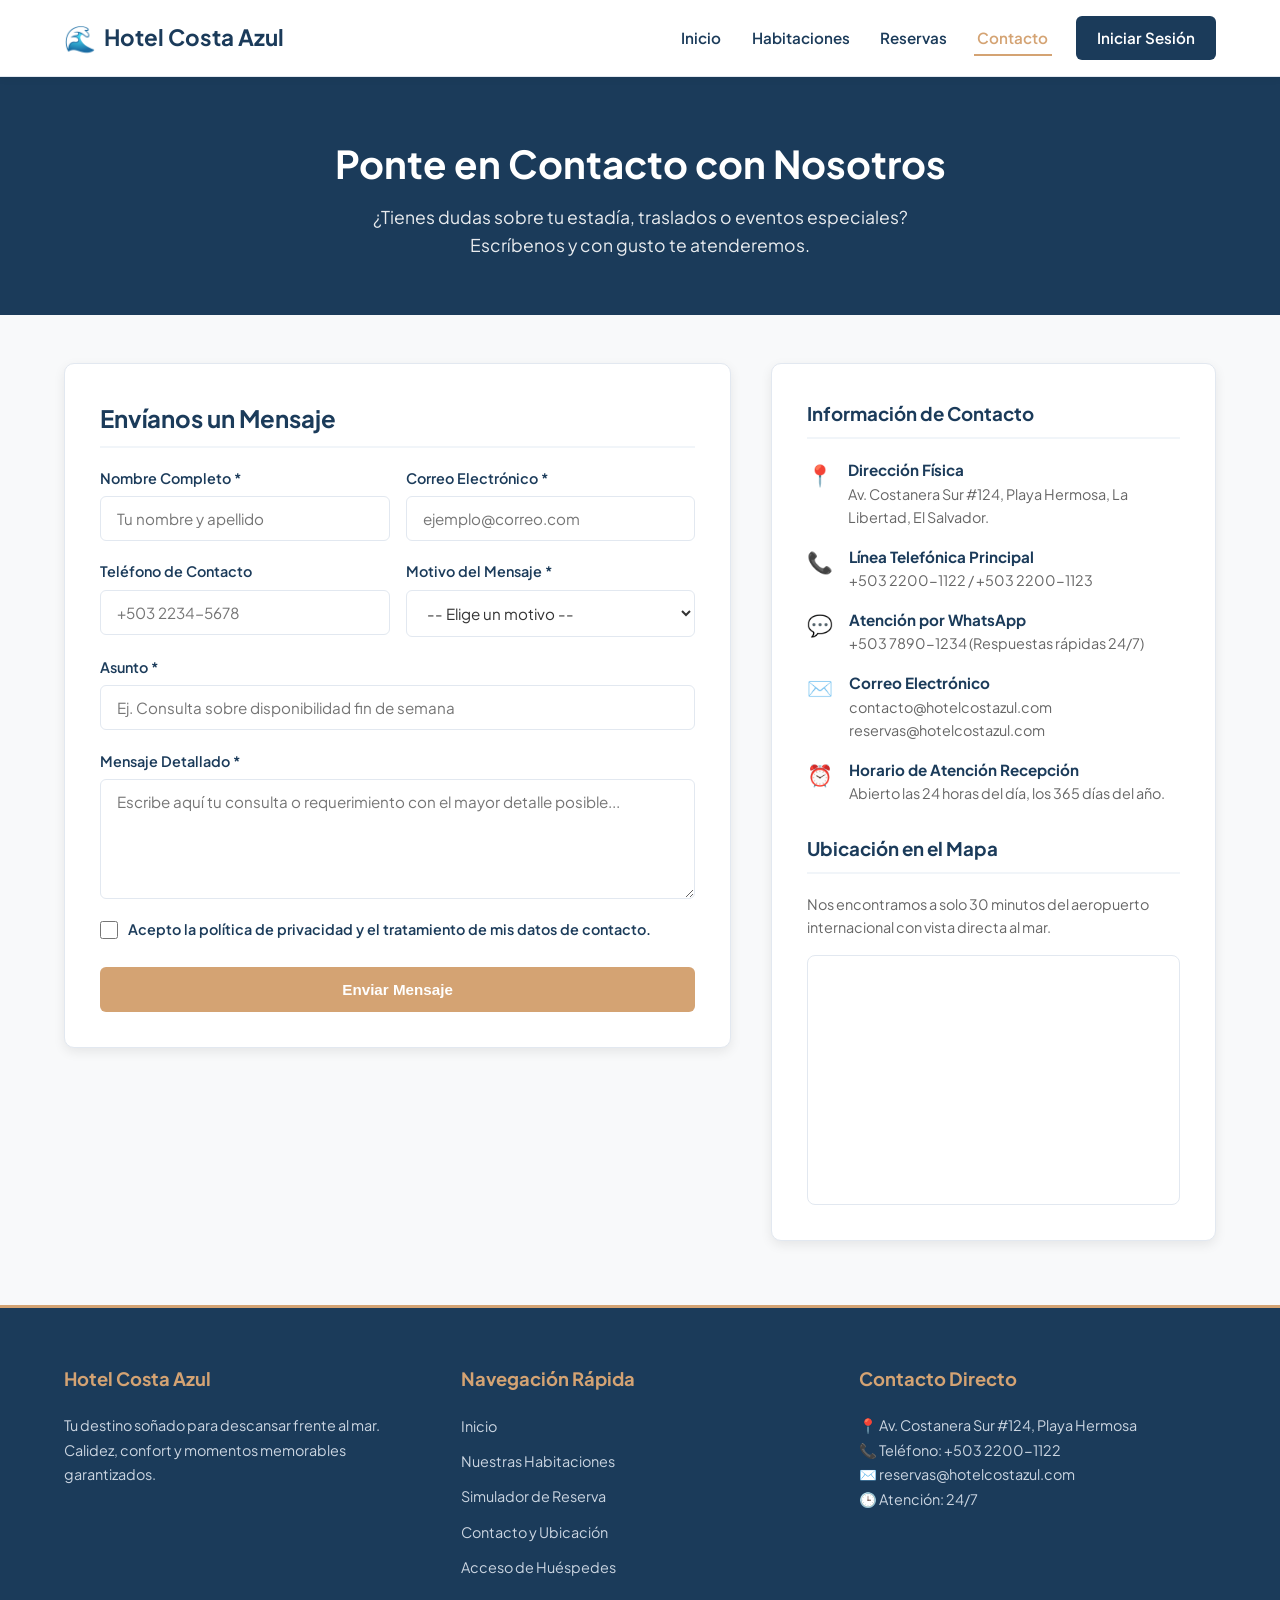
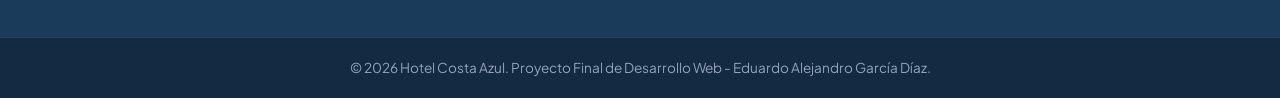
<file: contacto.html>
<!DOCTYPE html>
<html lang="es">

<head>
    <meta charset="UTF-8">
    <meta name="viewport" content="width=device-width, initial-scale=1.0">
    <title>Hotel Costa Azul | Contacto y Ubicación</title>
    <!-- Google Fonts -->
    <link rel="preconnect" href="https://fonts.googleapis.com">
    <link rel="preconnect" href="https://fonts.gstatic.com" crossorigin>
    <link href="https://fonts.googleapis.com/css2?family=Plus+Jakarta+Sans:wght@400;600;700&display=swap" rel="stylesheet">
    <!-- Hoja de estilos externa -->
    <link rel="stylesheet" href="style.css">
</head>

<body>

    <!-- 1. ENCABEZADO Y NAVEGACIÓN -->
    <header class="site-header">
        <nav class="nav-container container">
            <a href="index.html" class="brand-logo">
                <span class="logo-icon">🌊</span>
                <span>Hotel Costa Azul</span>
            </a>

            <!-- Menú de navegación: 'Contacto' tiene la clase active -->
            <ul class="nav-menu">
                <li><a href="index.html" class="nav-link">Inicio</a></li>
                <li><a href="habitaciones.html" class="nav-link">Habitaciones</a></li>
                <li><a href="reservas.html" class="nav-link">Reservas</a></li>
                <li><a href="contacto.html" class="nav-link active">Contacto</a></li>
                <li><a href="login.html" class="btn btn-login">Iniciar Sesión</a></li>
            </ul>
        </nav>
    </header>

    <main>
        <!-- 2. ENCABEZADO DE PÁGINA -->
        <section class="page-header">
            <div class="container">
                <h1>Ponte en Contacto con Nosotros</h1>
                <p>¿Tienes dudas sobre tu estadía, traslados o eventos especiales? Escríbenos y con gusto te atenderemos.</p>
            </div>
        </section>

        <!-- 3. SECCIÓN DE CONTACTO: FORMULARIO Y DATOS (LAYOUT EN 2 COLUMNAS) -->
        <section class="container two-columns-layout">
            
            <!-- Columna Izquierda: Formulario de Contacto -->
            <article class="form-panel">
                <h2>Envíanos un Mensaje</h2>
                
                <form action="contacto.html" method="get">
                    <div class="form-row">
                        <div class="form-group">
                            <label for="contact-name">Nombre Completo *</label>
                            <input type="text" id="contact-name" name="name" class="form-input" placeholder="Tu nombre y apellido" required>
                        </div>

                        <div class="form-group">
                            <label for="contact-email">Correo Electrónico *</label>
                            <input type="email" id="contact-email" name="email" class="form-input" placeholder="ejemplo@correo.com" required>
                        </div>
                    </div>

                    <div class="form-row">
                        <div class="form-group">
                            <label for="contact-phone">Teléfono de Contacto</label>
                            <input type="tel" id="contact-phone" name="phone" class="form-input" placeholder="+503 2234-5678">
                        </div>

                        <div class="form-group">
                            <label for="contact-topic">Motivo del Mensaje *</label>
                            <select id="contact-topic" name="topic" class="form-select" required>
                                <option value="" disabled selected>-- Elige un motivo --</option>
                                <option value="reserva">Consulta sobre una Reserva</option>
                                <option value="eventos">Bodas y Eventos Corporativos</option>
                                <option value="transporte">Servicio de Transporte / Traslado</option>
                                <option value="facturacion">Facturación y Pagos</option>
                                <option value="otro">Otras Consultas</option>
                            </select>
                        </div>
                    </div>

                    <div class="form-group">
                        <label for="contact-subject">Asunto *</label>
                        <input type="text" id="contact-subject" name="subject" class="form-input" placeholder="Ej. Consulta sobre disponibilidad fin de semana" required>
                    </div>

                    <div class="form-group">
                        <label for="contact-message">Mensaje Detallado *</label>
                        <textarea id="contact-message" name="message" class="form-textarea" placeholder="Escribe aquí tu consulta o requerimiento con el mayor detalle posible..." required></textarea>
                    </div>

                    <div class="form-group">
                        <label class="checkbox-group">
                            <input type="checkbox" name="terms" required>
                            <span>Acepto la política de privacidad y el tratamiento de mis datos de contacto.</span>
                        </label>
                    </div>

                    <button type="submit" class="btn btn-primary btn-block">Enviar Mensaje</button>
                </form>
            </article>

            <!-- Columna Derecha: Información de Contacto y Mapa Interactivo -->
            <aside class="info-panel">
                <h3>Información de Contacto</h3>
                
                <div class="contact-list">
                    <div class="contact-item">
                        <span class="contact-icon">📍</span>
                        <div>
                            <h4>Dirección Física</h4>
                            <p>Av. Costanera Sur #124, Playa Hermosa, La Libertad, El Salvador.</p>
                        </div>
                    </div>

                    <div class="contact-item">
                        <span class="contact-icon">📞</span>
                        <div>
                            <h4>Línea Telefónica Principal</h4>
                            <p>+503 2200-1122 / +503 2200-1123</p>
                        </div>
                    </div>

                    <div class="contact-item">
                        <span class="contact-icon">💬</span>
                        <div>
                            <h4>Atención por WhatsApp</h4>
                            <p>+503 7890-1234 (Respuestas rápidas 24/7)</p>
                        </div>
                    </div>

                    <div class="contact-item">
                        <span class="contact-icon">✉️</span>
                        <div>
                            <h4>Correo Electrónico</h4>
                            <p>contacto@hotelcostazul.com</p>
                            <p>reservas@hotelcostazul.com</p>
                        </div>
                    </div>

                    <div class="contact-item">
                        <span class="contact-icon">⏰</span>
                        <div>
                            <h4>Horario de Atención Recepción</h4>
                            <p>Abierto las 24 horas del día, los 365 días del año.</p>
                        </div>
                    </div>
                </div>

                <h3>Ubicación en el Mapa</h3>
                <p class="help-desc">Nos encontramos a solo 30 minutos del aeropuerto internacional con vista directa al mar.</p>
                
                <!-- Mapa Interactivo de Google Maps (iframe) -->
                <div class="map-container">
                    <iframe 
                        title="Mapa de Ubicación Hotel Costa Azul"
                        src="https://www.google.com/maps/embed?pb=!1m18!1m12!1m3!1d15516.327591603598!2d-89.36214565!3d13.49123085!2m3!1f0!2f0!3f0!3m2!1i1024!2i768!4f13.1!3m3!1m2!1s0x8f632fd05510cf0b%3A0xe54e60b2ebce48be!2sPlaya%20El%20Tunco!5e0!3m2!1ses!2ssv!4v1700000000000!5m2!1ses!2ssv" 
                        allowfullscreen="" 
                        loading="lazy" 
                        referrerpolicy="no-referrer-when-downgrade">
                    </iframe>
                </div>
            </aside>

        </section>
    </main>

    <!-- 4. PIE DE PÁGINA -->
    <footer class="site-footer">
        <div class="container footer-grid">
            <section class="footer-col">
                <h3>Hotel Costa Azul</h3>
                <p>Tu destino soñado para descansar frente al mar. Calidez, confort y momentos memorables garantizados.</p>
            </section>

            <nav class="footer-col" aria-label="Enlaces rápidos">
                <h3>Navegación Rápida</h3>
                <ul>
                    <li><a href="index.html">Inicio</a></li>
                    <li><a href="habitaciones.html">Nuestras Habitaciones</a></li>
                    <li><a href="reservas.html">Simulador de Reserva</a></li>
                    <li><a href="contacto.html">Contacto y Ubicación</a></li>
                    <li><a href="login.html">Acceso de Huéspedes</a></li>
                </ul>
            </nav>

            <aside class="footer-col">
                <h3>Contacto Directo</h3>
                <p>📍 Av. Costanera Sur #124, Playa Hermosa</p>
                <p>📞 Teléfono: +503 2200-1122</p>
                <p>✉️ reservas@hotelcostazul.com</p>
                <p>🕒 Atención: 24/7</p>
            </aside>
        </div>

        <div class="footer-bottom">
            <div class="container">
                <p>&copy; 2026 Hotel Costa Azul. Proyecto Final de Desarrollo Web - Eduardo Alejandro García Díaz.</p>
            </div>
        </div>
    </footer>

</body>

</html>
</file>
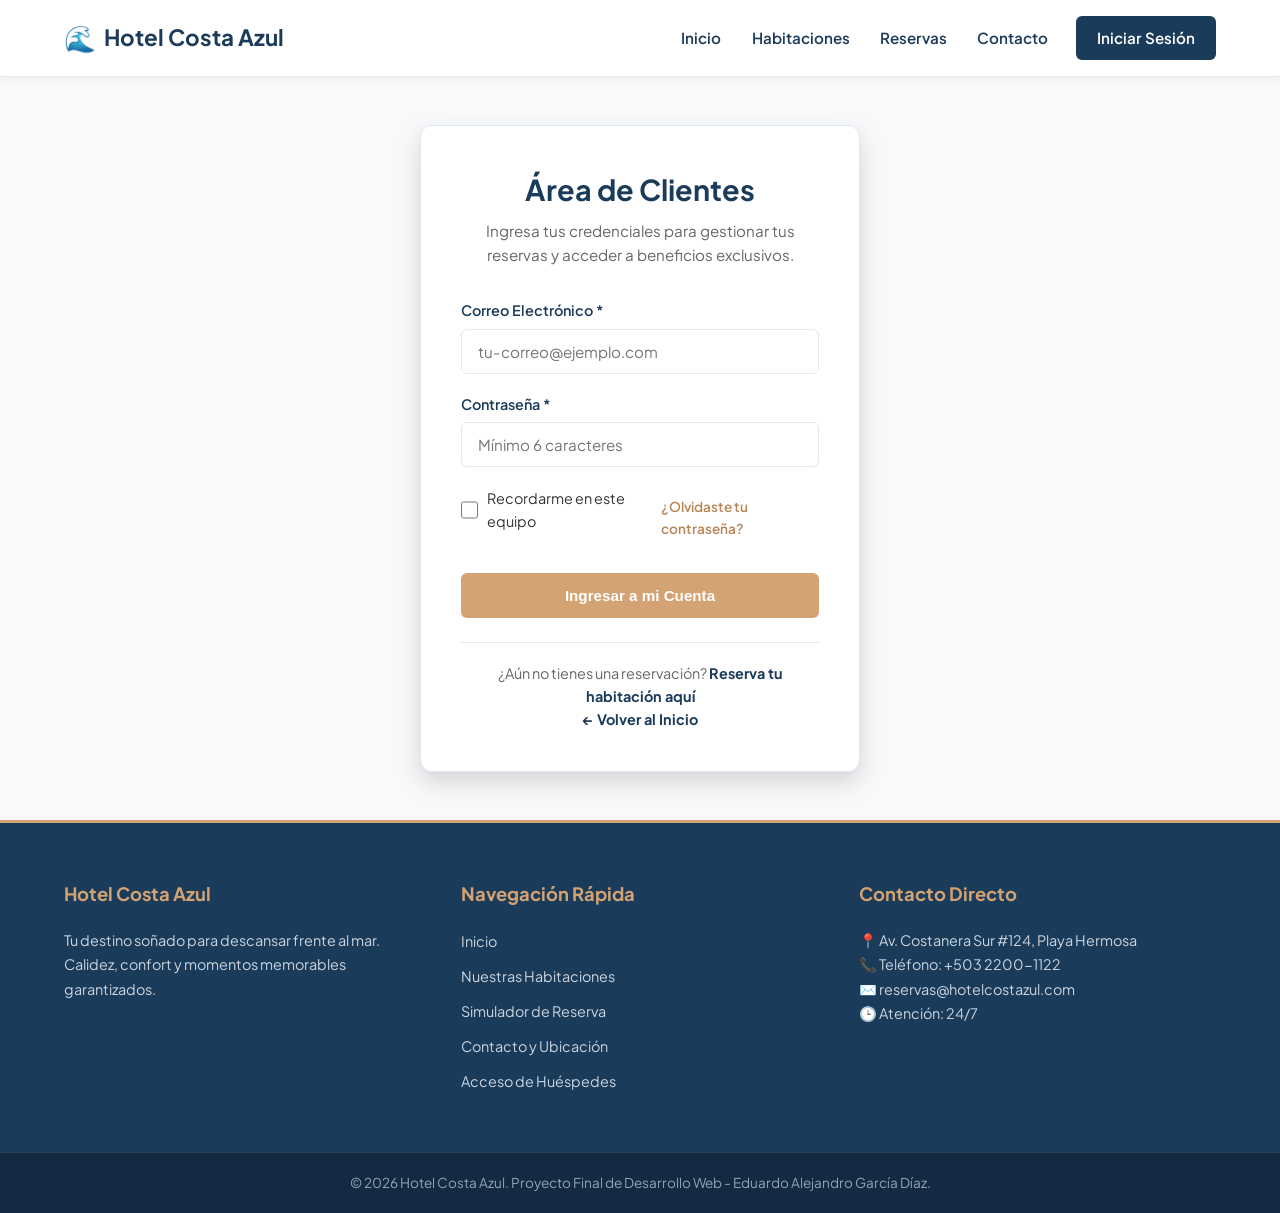
<file: login.html>
<!DOCTYPE html>
<html lang="es">

<head>
    <meta charset="UTF-8">
    <meta name="viewport" content="width=device-width, initial-scale=1.0">
    <title>Hotel Costa Azul | Iniciar Sesión Huéspedes</title>
    <!-- Google Fonts -->
    <link rel="preconnect" href="https://fonts.googleapis.com">
    <link rel="preconnect" href="https://fonts.gstatic.com" crossorigin>
    <link href="https://fonts.googleapis.com/css2?family=Plus+Jakarta+Sans:wght@400;600;700&display=swap" rel="stylesheet">
    <!-- Hoja de estilos externa -->
    <link rel="stylesheet" href="style.css">
</head>

<body>

    <!-- 1. ENCABEZADO Y NAVEGACIÓN -->
    <header class="site-header">
        <nav class="nav-container container">
            <a href="index.html" class="brand-logo">
                <span class="logo-icon">🌊</span>
                <span>Hotel Costa Azul</span>
            </a>

            <!-- Menú de navegación: 'Iniciar Sesión' tiene estilo destacado -->
            <ul class="nav-menu">
                <li><a href="index.html" class="nav-link">Inicio</a></li>
                <li><a href="habitaciones.html" class="nav-link">Habitaciones</a></li>
                <li><a href="reservas.html" class="nav-link">Reservas</a></li>
                <li><a href="contacto.html" class="nav-link">Contacto</a></li>
                <li><a href="login.html" class="btn btn-login active">Iniciar Sesión</a></li>
            </ul>
        </nav>
    </header>

    <!-- 2. CONTENIDO PRINCIPAL: FORMULARIO CENTRADO -->
    <main class="login-main">
        <section class="login-card">
            <header class="login-header">
                <h1>Área de Clientes</h1>
                <p>Ingresa tus credenciales para gestionar tus reservas y acceder a beneficios exclusivos.</p>
            </header>

            <form action="index.html" method="get">
                <!-- Campo de Correo Electrónico con validación nativa -->
                <div class="form-group">
                    <label for="user-email">Correo Electrónico *</label>
                    <input 
                        type="email" 
                        id="user-email" 
                        name="email" 
                        class="form-input" 
                        placeholder="tu-correo@ejemplo.com" 
                        required 
                        autocomplete="email">
                </div>

                <!-- Campo de Contraseña con validación nativa -->
                <div class="form-group">
                    <label for="user-password">Contraseña *</label>
                    <input 
                        type="password" 
                        id="user-password" 
                        name="password" 
                        class="form-input" 
                        placeholder="Mínimo 6 caracteres" 
                        minlength="6" 
                        required 
                        autocomplete="current-password">
                </div>

                <!-- Opciones de Recordar y Recuperar Contraseña -->
                <div class="login-options">
                    <label class="checkbox-group">
                        <input type="checkbox" name="remember" id="remember">
                        <span>Recordarme en este equipo</span>
                    </label>
                    <a href="contacto.html">¿Olvidaste tu contraseña?</a>
                </div>

                <!-- Botón de Ingreso con efecto hover -->
                <button type="submit" class="btn btn-primary btn-block">Ingresar a mi Cuenta</button>

                <!-- Enlaces Adicionales -->
                <footer class="login-footer-links">
                    <p>¿Aún no tienes una reservación? <a href="reservas.html">Reserva tu habitación aquí</a></p>
                    <p><a href="index.html">← Volver al Inicio</a></p>
                </footer>
            </form>
        </section>
    </main>

    <!-- 3. PIE DE PÁGINA -->
    <footer class="site-footer">
        <div class="container footer-grid">
            <section class="footer-col">
                <h3>Hotel Costa Azul</h3>
                <p>Tu destino soñado para descansar frente al mar. Calidez, confort y momentos memorables garantizados.</p>
            </section>

            <nav class="footer-col" aria-label="Enlaces rápidos">
                <h3>Navegación Rápida</h3>
                <ul>
                    <li><a href="index.html">Inicio</a></li>
                    <li><a href="habitaciones.html">Nuestras Habitaciones</a></li>
                    <li><a href="reservas.html">Simulador de Reserva</a></li>
                    <li><a href="contacto.html">Contacto y Ubicación</a></li>
                    <li><a href="login.html">Acceso de Huéspedes</a></li>
                </ul>
            </nav>

            <aside class="footer-col">
                <h3>Contacto Directo</h3>
                <p>📍 Av. Costanera Sur #124, Playa Hermosa</p>
                <p>📞 Teléfono: +503 2200-1122</p>
                <p>✉️ reservas@hotelcostazul.com</p>
                <p>🕒 Atención: 24/7</p>
            </aside>
        </div>

        <div class="footer-bottom">
            <div class="container">
                <p>&copy; 2026 Hotel Costa Azul. Proyecto Final de Desarrollo Web - Eduardo Alejandro García Díaz.</p>
            </div>
        </div>
    </footer>

</body>

</html>
</file>
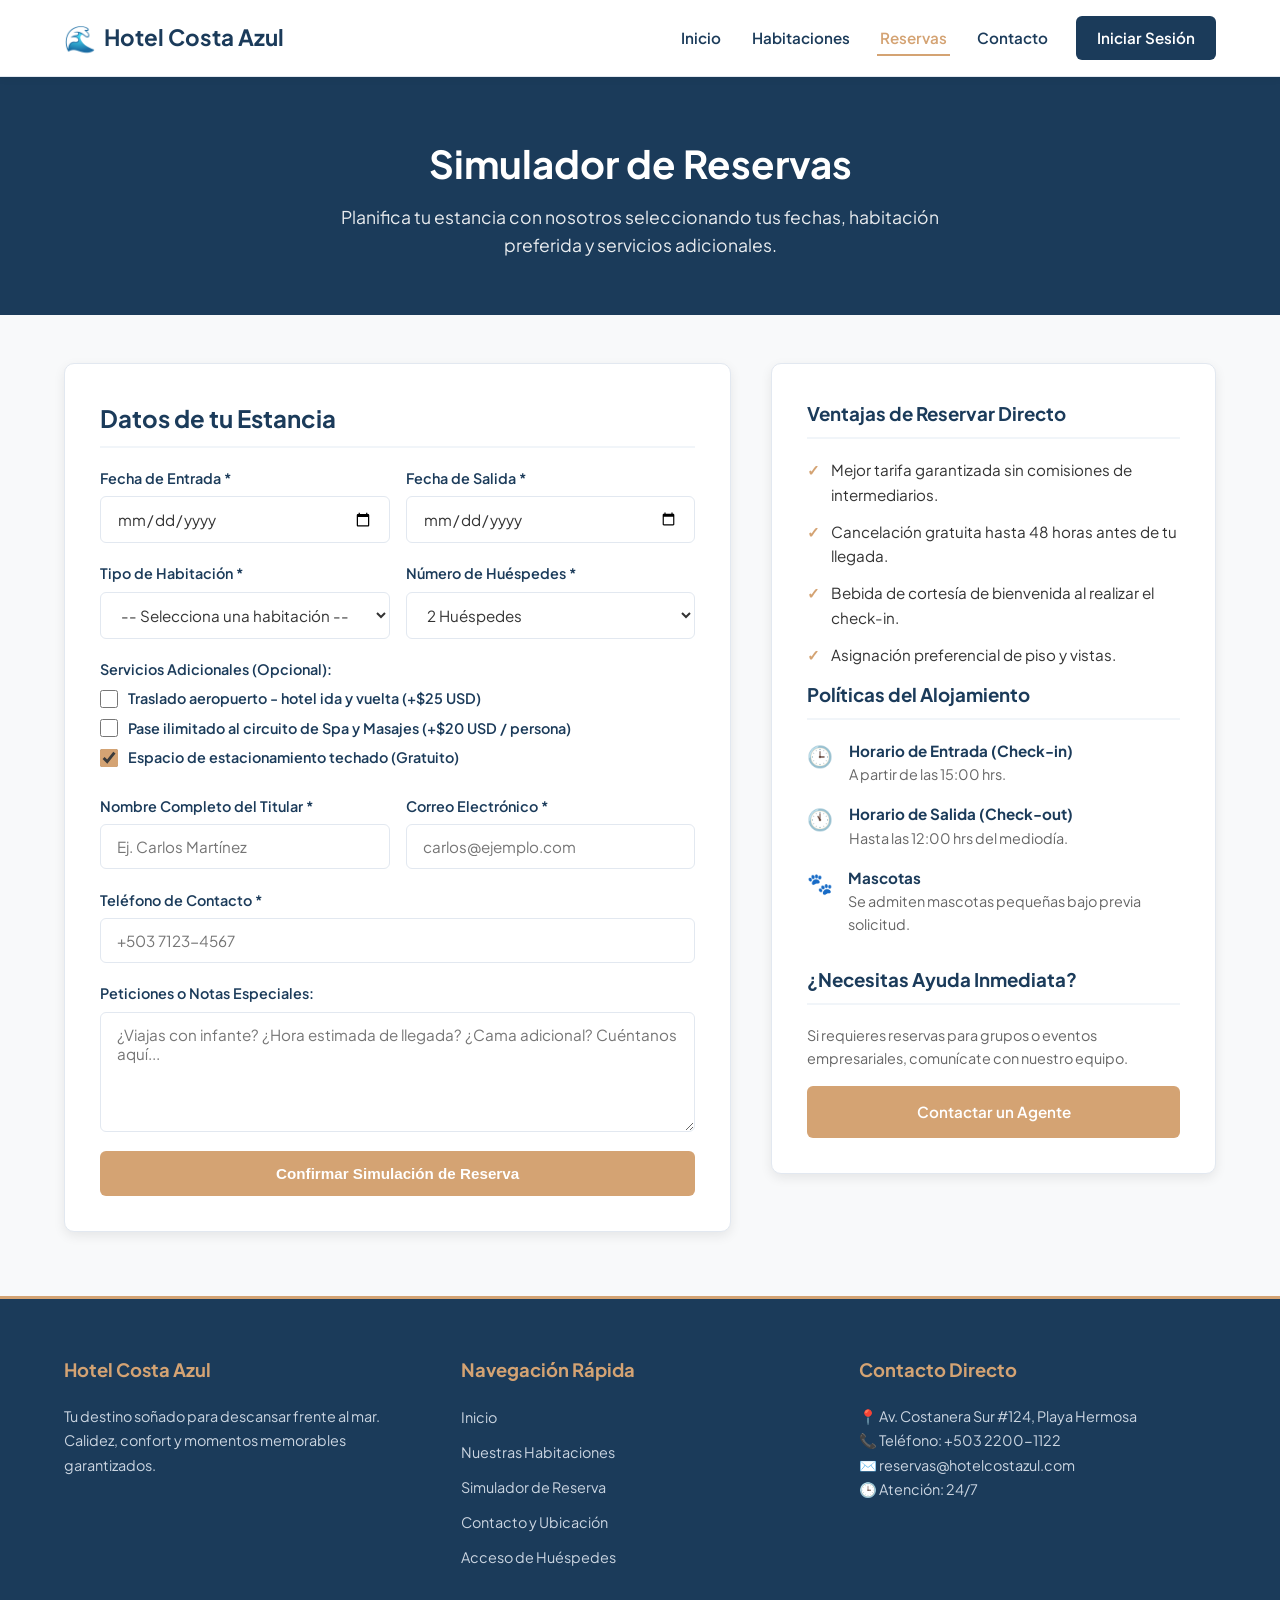
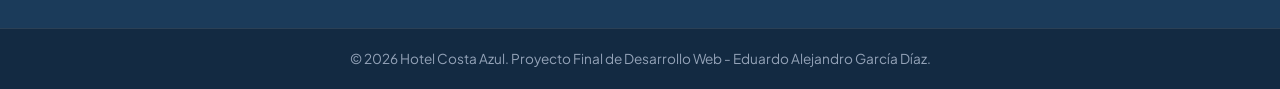
<file: reservas.html>
<!DOCTYPE html>
<html lang="es">

<head>
    <meta charset="UTF-8">
    <meta name="viewport" content="width=device-width, initial-scale=1.0">
    <title>Hotel Costa Azul | Simulador de Reserva en Línea</title>
    <!-- Google Fonts -->
    <link rel="preconnect" href="https://fonts.googleapis.com">
    <link rel="preconnect" href="https://fonts.gstatic.com" crossorigin>
    <link href="https://fonts.googleapis.com/css2?family=Plus+Jakarta+Sans:wght@400;600;700&display=swap" rel="stylesheet">
    <!-- Hoja de estilos externa -->
    <link rel="stylesheet" href="style.css">
</head>

<body>

    <!-- 1. ENCABEZADO Y NAVEGACIÓN -->
    <header class="site-header">
        <nav class="nav-container container">
            <a href="index.html" class="brand-logo">
                <span class="logo-icon">🌊</span>
                <span>Hotel Costa Azul</span>
            </a>

            <!-- Menú de navegación: 'Reservas' tiene la clase active -->
            <ul class="nav-menu">
                <li><a href="index.html" class="nav-link">Inicio</a></li>
                <li><a href="habitaciones.html" class="nav-link">Habitaciones</a></li>
                <li><a href="reservas.html" class="nav-link active">Reservas</a></li>
                <li><a href="contacto.html" class="nav-link">Contacto</a></li>
                <li><a href="login.html" class="btn btn-login">Iniciar Sesión</a></li>
            </ul>
        </nav>
    </header>

    <main>
        <!-- 2. ENCABEZADO DE PÁGINA -->
        <section class="page-header">
            <div class="container">
                <h1>Simulador de Reservas</h1>
                <p>Planifica tu estancia con nosotros seleccionando tus fechas, habitación preferida y servicios adicionales.</p>
            </div>
        </section>

        <!-- 3. SECCIÓN DEL FORMULARIO Y RESUMEN (LAYOUT 2 COLUMNAS) -->
        <section class="container two-columns-layout">
            
            <!-- Columna Izquierda: Formulario de Reserva -->
            <article class="form-panel">
                <h2>Datos de tu Estancia</h2>
                
                <form action="reservas.html" method="get">
                    <!-- Fila 1: Fechas (En el próximo módulo con JS se sincronizará el atributo 'min' de checkout con checkin) -->
                    <div class="form-row">
                        <div class="form-group">
                            <label for="checkin-date">Fecha de Entrada *</label>
                            <input type="date" id="checkin-date" name="checkin_date" class="form-input" required>
                        </div>
                        <div class="form-group">
                            <label for="checkout-date">Fecha de Salida *</label>
                            <input type="date" id="checkout-date" name="checkout_date" class="form-input" required>
                        </div>
                    </div>

                    <!-- Fila 2: Habitación y Huéspedes -->
                    <div class="form-row">
                        <div class="form-group">
                            <label for="room-type">Tipo de Habitación *</label>
                            <select id="room-type" name="room_type" class="form-select" required>
                                <option value="" disabled selected>-- Selecciona una habitación --</option>
                                <option value="individual">Individual Confort ($55 / noche)</option>
                                <option value="doble-estandar">Doble Estándar ($85 / noche)</option>
                                <option value="doble-superior">Doble Superior con Balcón ($115 / noche)</option>
                                <option value="ejecutiva">Suite Ejecutiva Business ($135 / noche)</option>
                                <option value="familiar">Suite Familiar Deluxe ($145 / noche)</option>
                                <option value="presidencial">Suite Presidencial Vista al Mar ($195 / noche)</option>
                            </select>
                        </div>

                        <div class="form-group">
                            <label for="guests-count">Número de Huéspedes *</label>
                            <select id="guests-count" name="guests_count" class="form-select" required>
                                <option value="1">1 Huésped</option>
                                <option value="2" selected>2 Huéspedes</option>
                                <option value="3">3 Huéspedes</option>
                                <option value="4">4 Huéspedes</option>
                                <option value="mas">5 o más Huéspedes (Consultar)</option>
                            </select>
                        </div>
                    </div>

                    <!-- Servicios Opcionales (Checkboxes) -->
                    <div class="form-group">
                        <label>Servicios Adicionales (Opcional):</label>
                        
                        <label class="checkbox-group">
                            <input type="checkbox" name="addon_transfer" value="transfer">
                            <span>Traslado aeropuerto - hotel ida y vuelta (+$25 USD)</span>
                        </label>

                        <label class="checkbox-group">
                            <input type="checkbox" name="addon_spa" value="spa">
                            <span>Pase ilimitado al circuito de Spa y Masajes (+$20 USD / persona)</span>
                        </label>

                        <label class="checkbox-group">
                            <input type="checkbox" name="addon_parking" value="parking" checked>
                            <span>Espacio de estacionamiento techado (Gratuito)</span>
                        </label>
                    </div>

                    <!-- Datos del Huésped Titular -->
                    <div class="form-row">
                        <div class="form-group">
                            <label for="guest-name">Nombre Completo del Titular *</label>
                            <input type="text" id="guest-name" name="guest_name" class="form-input" placeholder="Ej. Carlos Martínez" required>
                        </div>
                        <div class="form-group">
                            <label for="guest-email">Correo Electrónico *</label>
                            <input type="email" id="guest-email" name="guest_email" class="form-input" placeholder="carlos@ejemplo.com" required>
                        </div>
                    </div>

                    <div class="form-group">
                        <label for="guest-phone">Teléfono de Contacto *</label>
                        <input type="tel" id="guest-phone" name="guest_phone" class="form-input" placeholder="+503 7123-4567" required>
                    </div>

                    <!-- Peticiones Especiales -->
                    <div class="form-group">
                        <label for="special-requests">Peticiones o Notas Especiales:</label>
                        <textarea id="special-requests" name="special_requests" class="form-textarea" placeholder="¿Viajas con infante? ¿Hora estimada de llegada? ¿Cama adicional? Cuéntanos aquí..."></textarea>
                    </div>

                    <!-- Botón de Envío -->
                    <button type="submit" class="btn btn-primary btn-block">Confirmar Simulación de Reserva</button>
                </form>
            </article>

            <!-- Columna Derecha: Panel Lateral (Aside) con Ventajas y Políticas -->
            <aside class="info-panel">
                <h3>Ventajas de Reservar Directo</h3>
                <ul class="benefit-list">
                    <li>Mejor tarifa garantizada sin comisiones de intermediarios.</li>
                    <li>Cancelación gratuita hasta 48 horas antes de tu llegada.</li>
                    <li>Bebida de cortesía de bienvenida al realizar el check-in.</li>
                    <li>Asignación preferencial de piso y vistas.</li>
                </ul>

                <h3>Políticas del Alojamiento</h3>
                <div class="contact-list">
                    <div class="contact-item">
                        <span class="contact-icon">🕒</span>
                        <div>
                            <h4>Horario de Entrada (Check-in)</h4>
                            <p>A partir de las 15:00 hrs.</p>
                        </div>
                    </div>

                    <div class="contact-item">
                        <span class="contact-icon">🕚</span>
                        <div>
                            <h4>Horario de Salida (Check-out)</h4>
                            <p>Hasta las 12:00 hrs del mediodía.</p>
                        </div>
                    </div>

                    <div class="contact-item">
                        <span class="contact-icon">🐾</span>
                        <div>
                            <h4>Mascotas</h4>
                            <p>Se admiten mascotas pequeñas bajo previa solicitud.</p>
                        </div>
                    </div>
                </div>

                <h3>¿Necesitas Ayuda Inmediata?</h3>
                <p class="help-desc">
                    Si requieres reservas para grupos o eventos empresariales, comunícate con nuestro equipo.
                </p>
                <a href="contacto.html" class="btn btn-primary btn-block">Contactar un Agente</a>
            </aside>

        </section>
    </main>

    <!-- 4. PIE DE PÁGINA -->
    <footer class="site-footer">
        <div class="container footer-grid">
            <section class="footer-col">
                <h3>Hotel Costa Azul</h3>
                <p>Tu destino soñado para descansar frente al mar. Calidez, confort y momentos memorables garantizados.</p>
            </section>

            <nav class="footer-col" aria-label="Enlaces rápidos">
                <h3>Navegación Rápida</h3>
                <ul>
                    <li><a href="index.html">Inicio</a></li>
                    <li><a href="habitaciones.html">Nuestras Habitaciones</a></li>
                    <li><a href="reservas.html">Simulador de Reserva</a></li>
                    <li><a href="contacto.html">Contacto y Ubicación</a></li>
                    <li><a href="login.html">Acceso de Huéspedes</a></li>
                </ul>
            </nav>

            <aside class="footer-col">
                <h3>Contacto Directo</h3>
                <p>📍 Av. Costanera Sur #124, Playa Hermosa</p>
                <p>📞 Teléfono: +503 2200-1122</p>
                <p>✉️ reservas@hotelcostazul.com</p>
                <p>🕒 Atención: 24/7</p>
            </aside>
        </div>

        <div class="footer-bottom">
            <div class="container">
                <p>&copy; 2026 Hotel Costa Azul. Proyecto Final de Desarrollo Web - Eduardo Alejandro García Díaz.</p>
            </div>
        </div>
    </footer>

</body>

</html>
</file>
<file: style.css>
/* ==========================================================================
   PROYECTO FINAL - DESARROLLO WEB
   Estudiante: Eduardo Alejandro García Díaz
   Tema: Sitio Web para Hotel "Costa Azul"
   Archivo: style.css
   ========================================================================== */

/* ==========================================================================
   1. VARIABLES GLOBALES (CSS VARIABLES)
   Explicación para la defensa:
   Definimos los colores y fuentes principales aquí dentro de ":root" para 
   reutilizarlos fácilmente en todo el documento. Si queremos cambiar el color 
   del hotel, solo cambiamos el valor aquí y se actualiza en todo el sitio.
   ========================================================================== */
:root {
    /* Forzar esquema claro para evitar que navegadores móviles con modo oscuro alteren los fondos */
    color-scheme: light;

    /* Colores del Hotel */
    --color-principal: #1b3b5a;        /* Azul marino elegante para encabezados y fondos */
    --color-principal-hover: #132a42;  /* Azul un poco más oscuro para cuando pasamos el ratón */
    --color-secundario: #d4a373;       /* Dorado / arena cálido para botones y resaltar */
    --color-secundario-hover: #b88656; /* Dorado más oscuro para el hover de botones */
    
    /* Colores de Fondo y Superficie */
    --color-fondo: #f8f9fa;            /* Gris muy claro para el fondo de la página */
    --color-blanco: #ffffff;           /* Blanco puro para las tarjetas y formularios */
    
    /* Colores de Texto */
    --color-texto: #333333;            /* Gris oscuro para una lectura cómoda */
    --color-texto-suave: #666666;      /* Gris medio para descripciones secundarias */
    
    /* Bordes y Sombras */
    --color-borde: #e2e8f0;            /* Gris claro para bordes de inputs y tarjetas */
    --sombra-suave: 0 4px 12px rgba(0, 0, 0, 0.08); /* Sombra inicial de las tarjetas */
    --sombra-alta: 0 10px 25px rgba(0, 0, 0, 0.15);  /* Sombra más marcada al pasar el cursor */
    
    /* Tipografía y Animación */
    --fuente-principal: 'Plus Jakarta Sans', Arial, sans-serif;
    --transicion: all 0.3s ease;       /* Transición suave estándar para efectos hover */
}

/* ==========================================================================
   2. REINICIO Y ESTILOS BASE (RESET BÁSICO)
   Explicación:
   box-sizing: border-box hace que los padding y bordes no desborden el ancho.
   Eliminamos márgenes por defecto para controlar el diseño desde cero.
   ========================================================================== */
* {
    margin: 0;
    padding: 0;
    box-sizing: border-box;
}

body {
    font-family: var(--fuente-principal);
    background-color: var(--color-fondo);
    color: var(--color-texto);
    line-height: 1.6;
    overflow-x: hidden; /* Evita cualquier desbordamiento horizontal */
}

/* Imágenes siempre adaptables */
img {
    max-width: 100%;
    height: auto;
    display: block;
}

/* Enlaces sin subrayado por defecto */
a {
    text-decoration: none;
    color: inherit;
    transition: var(--transicion);
}

/* Listas sin viñetas por defecto */
ul {
    list-style: none;
}

/* Contenedor central reutilizable para mantener alineado el contenido */
.container {
    width: 90%;
    max-width: 1200px;
    margin: 0 auto;
}

/* Títulos de sección */
.section-title {
    text-align: center;
    margin-bottom: 2.5rem;
}

.section-title h2 {
    font-size: 2rem;
    color: var(--color-principal);
    margin-bottom: 0.5rem;
}

.section-title p {
    color: var(--color-texto-suave);
    font-size: 1.05rem;
}

/* ==========================================================================
   3. ENCABEZADO Y BARRA DE NAVEGACIÓN (HEADER & NAV)
   Uso de Flexbox para alinear el logo a la izquierda y el menú a la derecha.
   ========================================================================== */
.site-header {
    background-color: var(--color-blanco);
    border-bottom: 1px solid var(--color-borde);
    position: sticky;
    top: 0;
    z-index: 1000;
    box-shadow: 0 2px 8px rgba(0, 0, 0, 0.05);
}

.nav-container {
    display: flex;
    justify-content: space-between;
    align-items: center;
    padding: 1rem 0;
}

/* Logotipo */
.brand-logo {
    display: flex;
    align-items: center;
    gap: 0.5rem;
    font-size: 1.4rem;
    font-weight: 700;
    color: var(--color-principal);
}

.brand-logo .logo-icon {
    color: var(--color-secundario);
    font-size: 1.6rem;
}

/* Menú de Navegación */
.nav-menu {
    display: flex;
    align-items: center;
    gap: 1.5rem;
}

.nav-link {
    font-size: 0.95rem;
    font-weight: 600;
    color: var(--color-principal);
    padding: 0.4rem 0.2rem;
    position: relative;
}

/* Efecto hover en los enlaces de navegación */
.nav-link:hover {
    color: var(--color-secundario);
}

/* Página Activa (.active): Resalta la página en la que nos encontramos */
.nav-link.active {
    color: var(--color-secundario);
    border-bottom: 2px solid var(--color-secundario);
}

/* ==========================================================================
   4. BOTONES REUTILIZABLES (.btn)
   Botón primario con fondo dorado y botón secundario con contorno.
   Todos llevan la microanimación suave de hover.
   ========================================================================== */
.btn {
    display: inline-block;
    padding: 0.75rem 1.5rem;
    border-radius: 6px;
    font-size: 0.95rem;
    font-weight: 600;
    text-align: center;
    cursor: pointer;
    border: 2px solid transparent;
    transition: var(--transicion);
}

/* Botón Primario */
.btn-primary {
    background-color: var(--color-secundario);
    color: var(--color-blanco);
}

.btn-primary:hover {
    background-color: var(--color-secundario-hover);
    transform: translateY(-2px);
    box-shadow: 0 4px 10px rgba(184, 134, 86, 0.3);
}

/* Botón con Borde (Outline) */
.btn-outline {
    background-color: transparent;
    border-color: var(--color-blanco);
    color: var(--color-blanco);
}

.btn-outline:hover {
    background-color: var(--color-blanco);
    color: var(--color-principal);
    transform: translateY(-2px);
}

/* Botón especial para el menú de login */
.btn-login {
    background-color: var(--color-principal);
    color: var(--color-blanco);
    padding: 0.5rem 1.2rem;
}

.btn-login:hover {
    background-color: var(--color-principal-hover);
    color: var(--color-blanco);
}

/* Botón que ocupa todo el ancho */
.btn-block {
    display: block;
    width: 100%;
}

/* ==========================================================================
   5. SECCIÓN HERO (PORTADA PRINCIPAL)
   Imagen de fondo oscura con superposición para asegurar buena legibilidad.
   ========================================================================== */
.hero-section {
    background: linear-gradient(rgba(27, 59, 90, 0.75), rgba(27, 59, 90, 0.75)),
                url('https://images.unsplash.com/photo-1566073771259-6a8506099945?auto=format&fit=crop&w=1400&q=80') center/cover no-repeat;
    color: var(--color-blanco);
    padding: 6rem 0 7rem 0;
    text-align: center;
}

.hero-content {
    max-width: 800px;
    margin: 0 auto;
}

.hero-content h1 {
    font-size: 2.8rem;
    font-weight: 700;
    line-height: 1.2;
    margin-bottom: 1.2rem;
}

.hero-content p {
    font-size: 1.2rem;
    margin-bottom: 2rem;
    opacity: 0.95;
}

.hero-buttons {
    display: flex;
    justify-content: center;
    gap: 1rem;
    flex-wrap: wrap;
}

/* ==========================================================================
   6. BARRA RÁPIDA DE RESERVA (QUICK BOOKING)
   Formulario horizontal flotante para buscar disponibilidad rápido.
   ========================================================================== */
.quick-booking {
    margin-top: -3rem;
    position: relative;
    z-index: 10;
    background-color: var(--color-blanco);
    padding: 1.8rem;
    border-radius: 10px;
    box-shadow: var(--sombra-alta);
    border: 1px solid var(--color-borde);
}

.booking-bar-form {
    display: grid;
    grid-template-columns: repeat(auto-fit, minmax(200px, 1fr)) auto;
    gap: 1.2rem;
    align-items: end;
}

/* ==========================================================================
   7. SECCIÓN DE CARACTERÍSTICAS / PROPUESTA DE VALOR
   Diseño de cuadrícula (CSS Grid) para mostrar por qué elegir el hotel.
   ========================================================================== */
.features-section {
    padding: 5rem 0 3rem 0;
}

.features-grid {
    display: grid;
    grid-template-columns: repeat(auto-fit, minmax(240px, 1fr));
    gap: 2rem;
}

.feature-card {
    background-color: var(--color-blanco);
    padding: 2rem;
    border-radius: 8px;
    text-align: center;
    border: 1px solid var(--color-borde);
    box-shadow: var(--sombra-suave);
    transition: var(--transicion);
}

/* Efecto hover con elevación en las tarjetas de características */
.feature-card:hover {
    transform: translateY(-6px);
    box-shadow: var(--sombra-alta);
    border-color: var(--color-secundario);
}

.feature-icon {
    font-size: 2.5rem;
    color: var(--color-secundario);
    margin-bottom: 1rem;
}

.feature-card h3 {
    font-size: 1.25rem;
    color: var(--color-principal);
    margin-bottom: 0.6rem;
}

.feature-card p {
    font-size: 0.95rem;
    color: var(--color-texto-suave);
}

/* ==========================================================================
   8. TARJETAS DE HABITACIONES (ROOM CARDS)
   Requisito de la rúbrica: Al pasar el cursor, aplican elevación y zoom suave en la imagen.
   ========================================================================== */
.rooms-section {
    padding: 3rem 0 5rem 0;
}

.rooms-grid {
    display: grid;
    grid-template-columns: repeat(auto-fit, minmax(320px, 1fr));
    gap: 2rem;
}

.room-card {
    background-color: var(--color-blanco);
    border-radius: 10px;
    overflow: hidden;
    border: 1px solid var(--color-borde);
    box-shadow: var(--sombra-suave);
    transition: var(--transicion);
    display: flex;
    flex-direction: column;
}

/* Efecto Hover: Elevación con translateY y sombra más pronunciada */
.room-card:hover {
    transform: translateY(-8px);
    box-shadow: var(--sombra-alta);
}

/* Contenedor de la foto con overflow hidden para recortar el zoom */
.card-img-container {
    position: relative;
    width: 100%;
    height: 220px;
    overflow: hidden;
}

.card-img-container img {
    width: 100%;
    height: 100%;
    object-fit: cover;
    transition: transform 0.4s ease; /* Transición suave para el zoom */
}

/* Efecto Zoom en la imagen de la tarjeta al hacer hover */
.room-card:hover .card-img-container img {
    transform: scale(1.08);
}

/* Etiqueta de precio sobre la imagen */
.price-badge {
    position: absolute;
    bottom: 12px;
    right: 12px;
    background-color: var(--color-principal);
    color: var(--color-blanco);
    padding: 0.4rem 0.8rem;
    border-radius: 4px;
    font-size: 0.9rem;
    font-weight: 700;
}

.card-body {
    padding: 1.5rem;
    display: flex;
    flex-direction: column;
    flex-grow: 1;
}

.card-body h3 {
    font-size: 1.3rem;
    color: var(--color-principal);
    margin-bottom: 0.5rem;
}

.card-body p {
    color: var(--color-texto-suave);
    font-size: 0.95rem;
    margin-bottom: 1rem;
    flex-grow: 1;
}

/* Lista de servicios incluidos dentro de la tarjeta */
.amenities-list {
    display: flex;
    flex-wrap: wrap;
    gap: 0.6rem;
    margin-bottom: 1.5rem;
}

.amenity-tag {
    background-color: #f1f5f9;
    color: var(--color-principal);
    padding: 0.25rem 0.6rem;
    border-radius: 4px;
    font-size: 0.82rem;
    font-weight: 600;
}

/* ==========================================================================
   9. ENCABEZADO DE PÁGINAS INTERNAS (.page-header)
   Encabezado común para Habitaciones, Reservas y Contacto.
   ========================================================================== */
.page-header {
    background-color: var(--color-principal);
    color: var(--color-blanco);
    padding: 3.5rem 0;
    text-align: center;
    margin-bottom: 3rem;
}

.page-header h1 {
    font-size: 2.4rem;
    margin-bottom: 0.5rem;
}

.page-header p {
    font-size: 1.1rem;
    opacity: 0.9;
    max-width: 600px;
    margin: 0 auto;
}

/* ==========================================================================
   10. FORMULARIOS (:focus, :active, validaciones)
   Requisito de la rúbrica:
   Al hacer clic o tabular (:focus y :active), los campos deben resaltar
   claramente con un borde dorado y sombra suave.
   ========================================================================== */
.form-group {
    display: flex;
    flex-direction: column;
    margin-bottom: 1.2rem;
}

.form-group label {
    font-size: 0.9rem;
    font-weight: 600;
    margin-bottom: 0.4rem;
    color: var(--color-principal);
}

.form-input,
.form-select,
.form-textarea {
    width: 100%;
    padding: 0.75rem 1rem;
    border: 1.5px solid var(--color-borde);
    border-radius: 6px;
    font-family: var(--fuente-principal);
    font-size: 0.95rem;
    color: var(--color-texto);
    background-color: var(--color-blanco);
    transition: var(--transicion);
}

/* Estados interactivos :focus y :active exigidos por la rúbrica */
.form-input:focus,
.form-select:focus,
.form-textarea:focus,
.form-input:active,
.form-select:active,
.form-textarea:active {
    outline: none;
    border-color: var(--color-secundario);
    box-shadow: 0 0 0 3px rgba(212, 163, 115, 0.25);
    background-color: #fffdf9;
}

/* Textarea redimensionable solo verticalmente */
.form-textarea {
    resize: vertical;
    min-height: 120px;
}

/* Grupo de Checkbox en línea */
.checkbox-group {
    display: flex;
    align-items: center;
    gap: 0.6rem;
    margin-bottom: 1rem;
    cursor: pointer;
    font-size: 0.9rem;
    color: var(--color-texto);
}

.checkbox-group input[type="checkbox"] {
    width: 18px;
    height: 18px;
    accent-color: var(--color-secundario);
    cursor: pointer;
}

/* ==========================================================================
   11. PÁGINA DE LOGIN (INICIAR SESIÓN)
   Diseño centrado horizontal y verticalmente en pantalla.
   ========================================================================== */
.login-main {
    min-height: calc(100vh - 180px);
    display: flex;
    align-items: center;
    justify-content: center;
    padding: 3rem 1rem;
}

.login-card {
    background-color: var(--color-blanco);
    width: 100%;
    max-width: 440px;
    padding: 2.5rem;
    border-radius: 12px;
    border: 1px solid var(--color-borde);
    box-shadow: var(--sombra-alta);
    text-align: left;
}

.login-card .login-header {
    text-align: center;
    margin-bottom: 2rem;
}

.login-header h1 {
    font-size: 1.8rem;
    color: var(--color-principal);
    margin-bottom: 0.4rem;
}

.login-header p {
    font-size: 0.95rem;
    color: var(--color-texto-suave);
}

.login-options {
    display: flex;
    justify-content: space-between;
    align-items: center;
    font-size: 0.85rem;
    margin-bottom: 1.5rem;
}

.login-options a {
    color: var(--color-secundario-hover);
    font-weight: 600;
}

.login-options a:hover {
    text-decoration: underline;
}

.login-footer-links {
    text-align: center;
    margin-top: 1.5rem;
    font-size: 0.9rem;
    color: var(--color-texto-suave);
    border-top: 1px solid var(--color-borde);
    padding-top: 1.2rem;
}

.login-footer-links a {
    color: var(--color-principal);
    font-weight: 700;
}

.login-footer-links a:hover {
    color: var(--color-secundario);
}

/* ==========================================================================
   12. PÁGINAS DE CONTACTO Y RESERVAS (LAYOUT EN 2 COLUMNAS)
   Uso de Flexbox y CSS Grid para estructurar formulario + barra lateral (aside).
   ========================================================================== */
.two-columns-layout {
    display: grid;
    grid-template-columns: 1.8fr 1.2fr;
    gap: 2.5rem;
    margin-bottom: 4rem;
    align-items: start;
}

.form-panel,
.info-panel {
    background-color: var(--color-blanco);
    padding: 2.2rem;
    border-radius: 10px;
    border: 1px solid var(--color-borde);
    box-shadow: var(--sombra-suave);
}

.form-panel h2,
.info-panel h3 {
    color: var(--color-principal);
    margin-bottom: 1.2rem;
    border-bottom: 2px solid #f1f5f9;
    padding-bottom: 0.5rem;
}

/* Fila con dos campos en el formulario */
.form-row {
    display: grid;
    grid-template-columns: 1fr 1fr;
    gap: 1rem;
}

/* Lista de detalles de contacto */
.contact-list {
    margin-bottom: 1.8rem;
}

.contact-item {
    display: flex;
    align-items: flex-start;
    gap: 1rem;
    margin-bottom: 1rem;
}

.contact-icon {
    font-size: 1.3rem;
    color: var(--color-secundario);
    min-width: 25px;
}

.contact-item h4 {
    font-size: 0.95rem;
    color: var(--color-principal);
}

.contact-item p {
    font-size: 0.9rem;
    color: var(--color-texto-suave);
}

/* Contenedor del Mapa de Google Maps (Adaptable) */
.map-container {
    width: 100%;
    height: 250px;
    border-radius: 8px;
    overflow: hidden;
    border: 1px solid var(--color-borde);
    margin-top: 1rem;
}

.map-container iframe {
    width: 100%;
    height: 100%;
    border: 0;
}

/* Tarjetas informativas de reservas */
.benefit-list li {
    position: relative;
    padding-left: 1.5rem;
    margin-bottom: 0.8rem;
    font-size: 0.95rem;
    color: var(--color-texto);
}

.benefit-list li::before {
    content: "✓";
    position: absolute;
    left: 0;
    color: var(--color-secundario);
    font-weight: bold;
}

.help-desc {
    color: var(--color-texto-suave);
    font-size: 0.9rem;
    margin-bottom: 1rem;
}

/* ==========================================================================
   13. GALERÍA DE IMÁGENES (HABITACIONES Y SERVICIOS)
   Cuadrícula moderna de imágenes con hover suave.
   ========================================================================== */
.gallery-section {
    padding: 3rem 0 5rem 0;
}

.gallery-grid {
    display: grid;
    grid-template-columns: repeat(auto-fit, minmax(280px, 1fr));
    gap: 1.5rem;
}

.gallery-item {
    position: relative;
    height: 220px;
    border-radius: 8px;
    overflow: hidden;
    border: 1px solid var(--color-borde);
    box-shadow: var(--sombra-suave);
}

.gallery-item img {
    width: 100%;
    height: 100%;
    object-fit: cover;
    transition: var(--transicion);
}

.gallery-item:hover img {
    transform: scale(1.08);
}

.gallery-caption {
    position: absolute;
    bottom: 0;
    left: 0;
    right: 0;
    background: linear-gradient(transparent, rgba(27, 59, 90, 0.85));
    color: var(--color-blanco);
    padding: 1.5rem 1rem 0.8rem 1rem;
    font-size: 0.95rem;
    font-weight: 600;
    text-align: center;
}

/* ==========================================================================
   14. TESTIMONIOS (INDEX)
   Opiniones con tarjetas limpias y estrellas doradas.
   ========================================================================== */
.testimonials-section {
    padding: 3rem 0 5rem 0;
}

.testimonials-grid {
    display: grid;
    grid-template-columns: repeat(auto-fit, minmax(300px, 1fr));
    gap: 2rem;
}

.testimonial-card {
    background-color: var(--color-blanco);
    padding: 2rem;
    border-radius: 8px;
    border: 1px solid var(--color-borde);
    box-shadow: var(--sombra-suave);
    position: relative;
}

.stars {
    color: #f59e0b;
    margin-bottom: 0.8rem;
    font-size: 1.1rem;
}

.testimonial-card p {
    font-style: italic;
    color: var(--color-texto);
    margin-bottom: 1.2rem;
    font-size: 0.95rem;
}

.client-name {
    font-weight: 700;
    color: var(--color-principal);
    font-size: 0.95rem;
}

.client-location {
    font-size: 0.85rem;
    color: var(--color-texto-suave);
}

/* Banner CTA (Llamado a la acción) */
.cta-banner {
    background: linear-gradient(rgba(27, 59, 90, 0.9), rgba(27, 59, 90, 0.9)),
                url('https://images.unsplash.com/photo-1540555700478-4be289fbecef?auto=format&fit=crop&w=1200&q=80') center/cover;
    color: var(--color-blanco);
    text-align: center;
    padding: 4.5rem 1rem;
    margin-bottom: 0;
}

.cta-banner h2 {
    font-size: 2.2rem;
    margin-bottom: 1rem;
}

.cta-banner p {
    font-size: 1.1rem;
    margin-bottom: 1.8rem;
    opacity: 0.9;
}

/* ==========================================================================
   15. PIE DE PÁGINA (FOOTER)
   Estructura semántica con varias columnas en Flexbox/Grid y créditos.
   ========================================================================== */
.site-footer {
    background-color: var(--color-principal);
    color: var(--color-blanco);
    padding-top: 3.5rem;
    border-top: 3px solid var(--color-secundario);
}

.footer-grid {
    display: grid;
    grid-template-columns: repeat(auto-fit, minmax(220px, 1fr));
    gap: 2.5rem;
    padding-bottom: 3rem;
}

.footer-col h3 {
    font-size: 1.15rem;
    margin-bottom: 1.2rem;
    color: var(--color-secundario);
}

.footer-col p {
    font-size: 0.9rem;
    color: #cbd5e1;
    line-height: 1.7;
}

.footer-col ul li {
    margin-bottom: 0.6rem;
}

.footer-col ul li a {
    color: #cbd5e1;
    font-size: 0.9rem;
}

.footer-col ul li a:hover {
    color: var(--color-secundario);
    padding-left: 4px;
}

.footer-bottom {
    background-color: var(--color-principal-hover);
    padding: 1.2rem 0;
    text-align: center;
    border-top: 1px solid rgba(255, 255, 255, 0.1);
}

.footer-bottom p {
    font-size: 0.85rem;
    color: #94a3b8;
}

/* ==========================================================================
   16. DISEÑO ADAPTATIVO (MEDIA QUERIES - RESPONSIVE)
   Requisito de la rúbrica: Adaptable en móviles, tablets y ordenadores
   sin desbordamientos.
   ========================================================================== */

/* Tablets y pantallas medianas (<= 992px) */
@media (max-width: 992px) {
    .hero-content h1 {
        font-size: 2.3rem;
    }

    .two-columns-layout {
        grid-template-columns: 1fr; /* Pasa de 2 columnas a 1 sola columna */
        gap: 2rem;
    }

    .booking-bar-form {
        grid-template-columns: 1fr 1fr;
    }
}

/* Dispositivos móviles y tablets pequeñas (<= 768px) */
@media (max-width: 768px) {
    .nav-container {
        flex-direction: column;
        gap: 1rem;
        text-align: center;
    }

    .nav-menu {
        flex-wrap: wrap;
        justify-content: center;
        gap: 0.8rem;
    }

    .hero-section {
        padding: 4rem 1rem 5rem 1rem;
    }

    .hero-content h1 {
        font-size: 1.9rem;
    }

    .quick-booking {
        margin-top: -2rem;
        padding: 1.2rem;
    }

    .booking-bar-form {
        grid-template-columns: 1fr; /* Una columna en vertical */
    }

    .form-row {
        grid-template-columns: 1fr;
    }

    .login-card {
        padding: 1.8rem 1.2rem;
    }
}

/* Pantallas de móviles pequeños (<= 480px) */
@media (max-width: 480px) {
    .brand-logo {
        font-size: 1.2rem;
    }

    .hero-content h1 {
        font-size: 1.6rem;
    }

    .hero-buttons {
        flex-direction: column;
    }

    .hero-buttons .btn {
        width: 100%;
    }

    .login-options {
        flex-direction: column;
        align-items: flex-start;
        gap: 0.6rem;
    }
}
</file>
